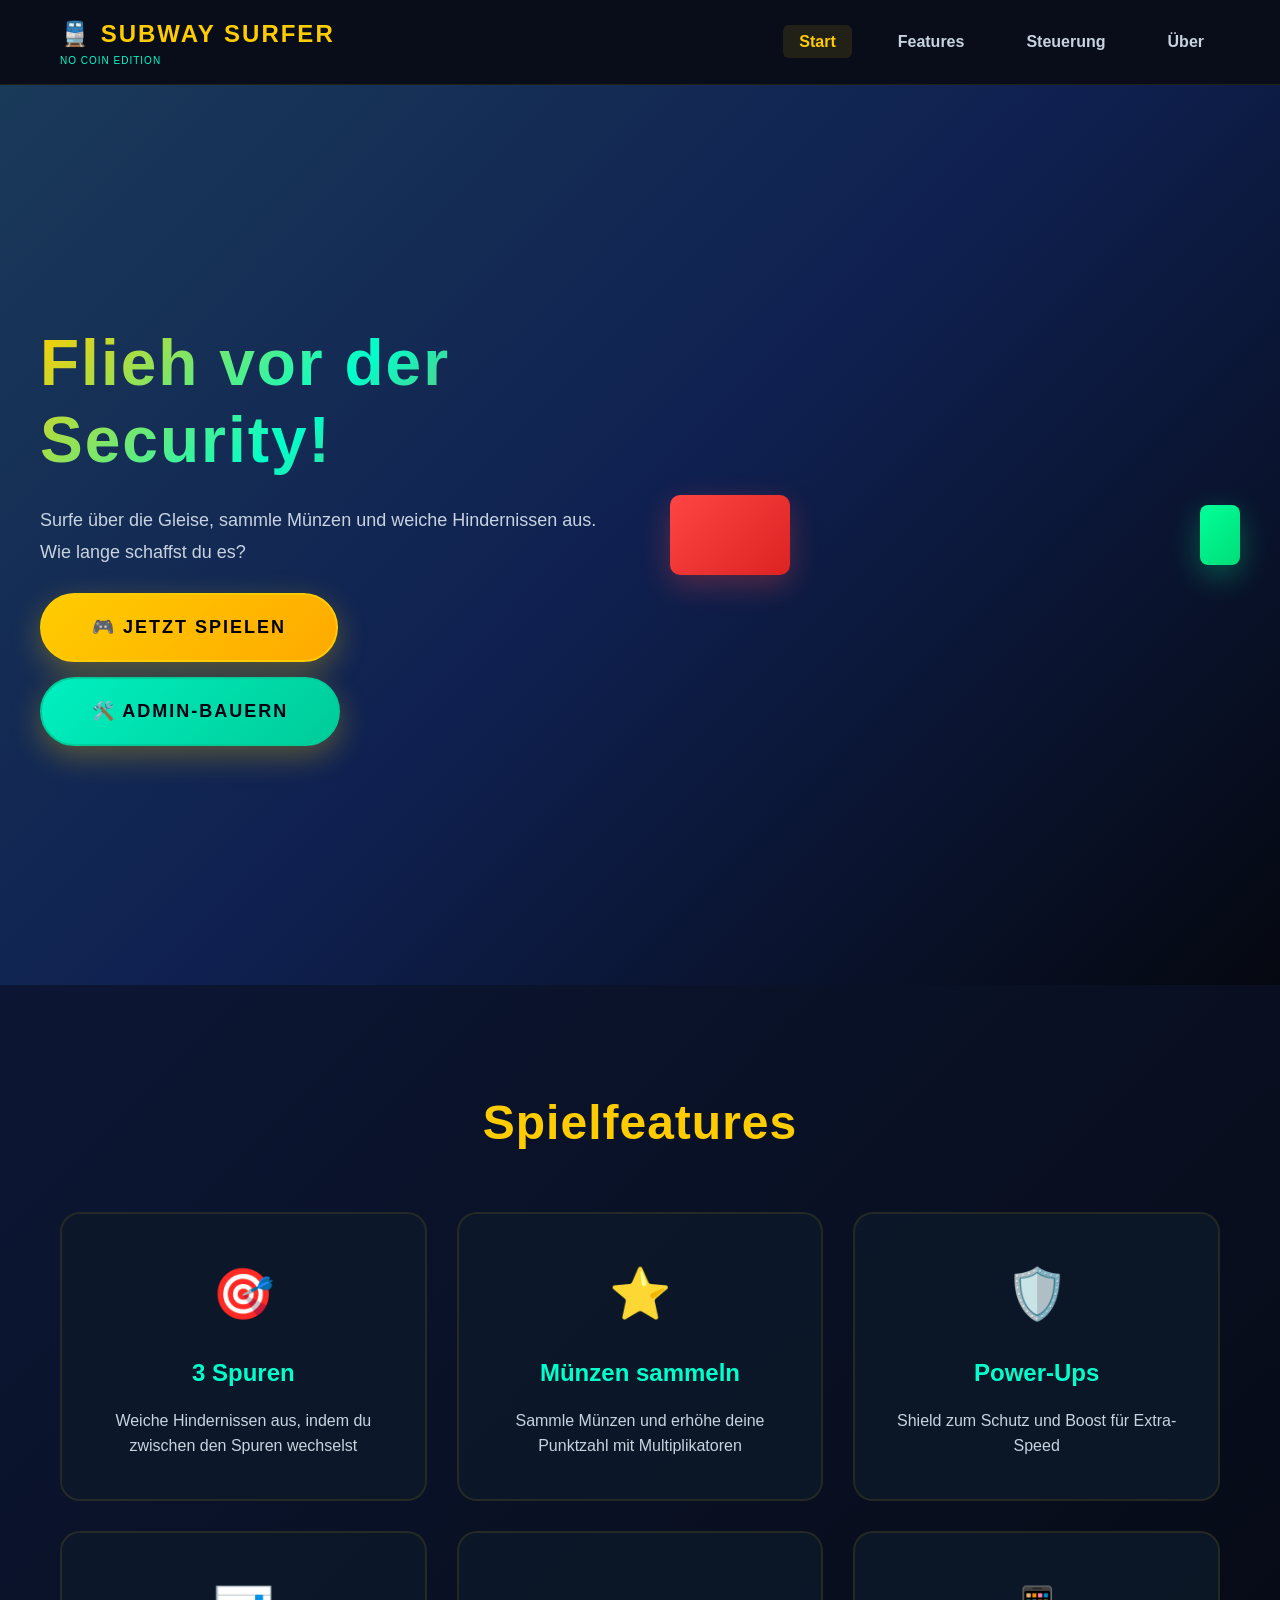
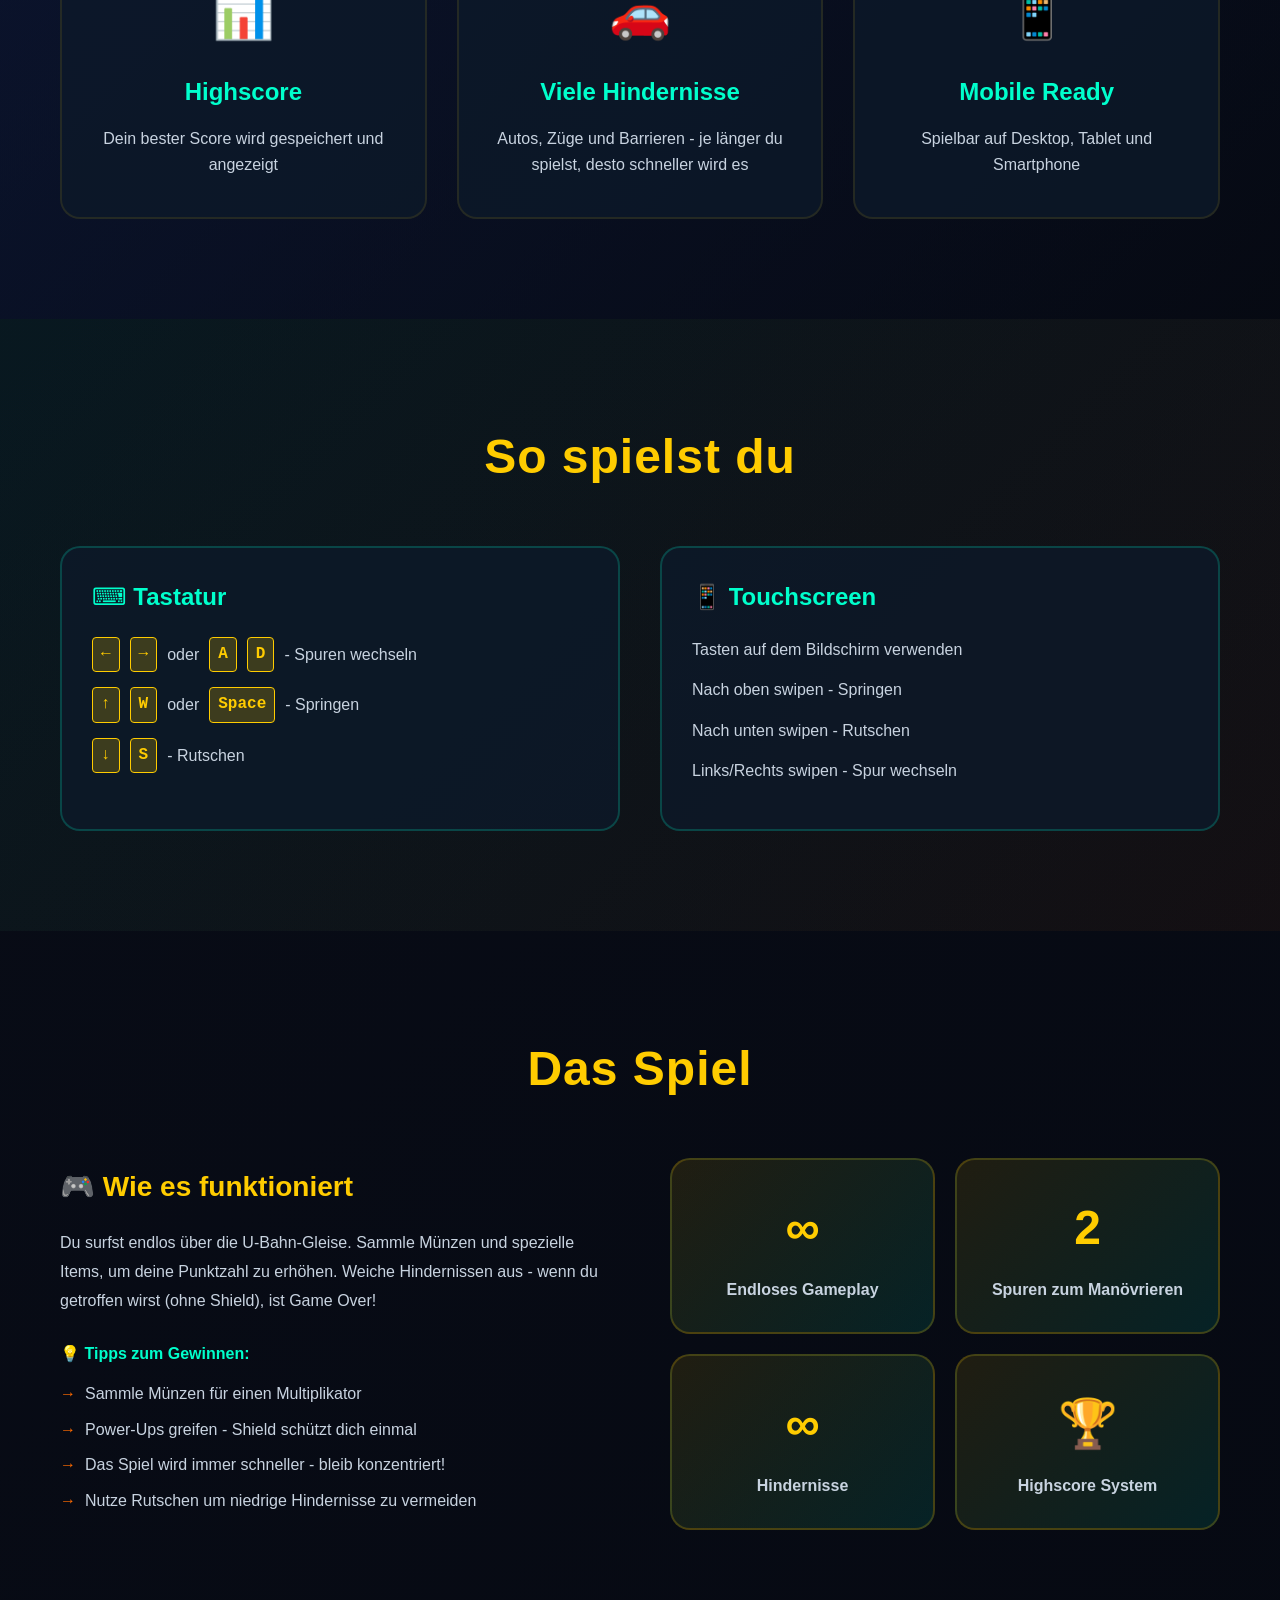
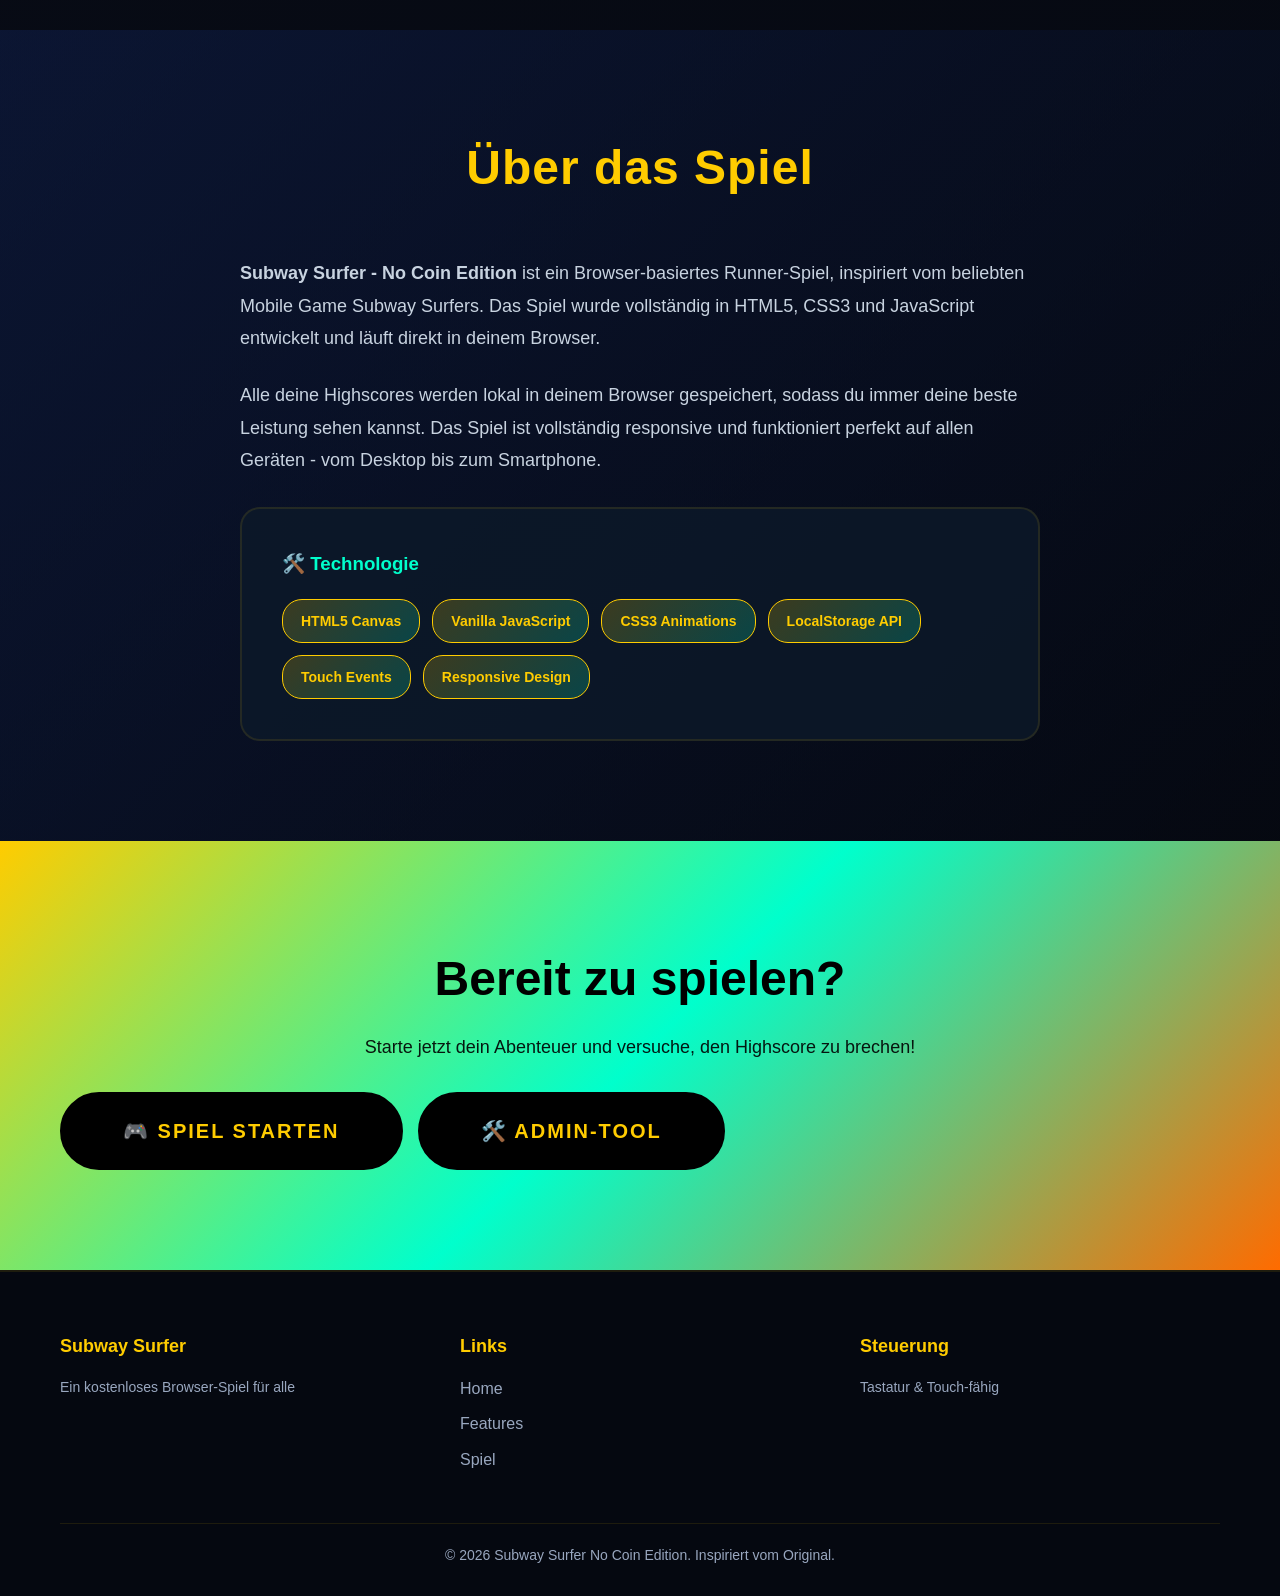
<file: index.html>
<!DOCTYPE html>
<html lang="de">
<head>
  <meta charset="UTF-8" />
  <meta name="viewport" content="width=device-width, initial-scale=1.0" />
  <title>Subway Surfer - No Coin Edition</title>
  <link rel="stylesheet" href="style.css" />
</head>
<body>
  <!-- Navigation -->
  <nav class="navbar">
    <div class="navbar-container">
      <div class="navbar-logo">
        <h1>🚆 SUBWAY SURFER</h1>
        <span class="tagline">No Coin Edition</span>
      </div>
      <ul class="nav-menu">
        <li><a href="#home">Start</a></li>
        <li><a href="#features">Features</a></li>
        <li><a href="#controls">Steuerung</a></li>
        <li><a href="#about">Über</a></li>
      </ul>
    </div>
  </nav>

  <!-- Hero Section -->
  <section class="hero" id="home">
    <div class="hero-container">
      <div class="hero-content">
        <h2 class="hero-title">Flieh vor der Security!</h2>
        <p class="hero-subtitle">Surfe über die Gleise, sammle Münzen und weiche Hindernissen aus. Wie lange schaffst du es?</p>
        <div class="hero-actions">
          <a href="game.html" class="btn-play">🎮 JETZT SPIELEN</a>
          <a href="admin.html" class="btn-play secondary">🛠️ ADMIN-BAUERN</a>
        </div>
      </div>
      <div class="hero-visual">
        <div class="hero-animation">
          <div class="train"></div>
          <div class="player"></div>
        </div>
      </div>
    </div>
  </section>

  <!-- Features Section -->
  <section class="features" id="features">
    <div class="container">
      <h2 class="section-title">Spielfeatures</h2>
      <div class="features-grid">
        <div class="feature-card">
          <div class="feature-icon">🎯</div>
          <h3>3 Spuren</h3>
          <p>Weiche Hindernissen aus, indem du zwischen den Spuren wechselst</p>
        </div>
        <div class="feature-card">
          <div class="feature-icon">⭐</div>
          <h3>Münzen sammeln</h3>
          <p>Sammle Münzen und erhöhe deine Punktzahl mit Multiplikatoren</p>
        </div>
        <div class="feature-card">
          <div class="feature-icon">🛡️</div>
          <h3>Power-Ups</h3>
          <p>Shield zum Schutz und Boost für Extra-Speed</p>
        </div>
        <div class="feature-card">
          <div class="feature-icon">📊</div>
          <h3>Highscore</h3>
          <p>Dein bester Score wird gespeichert und angezeigt</p>
        </div>
        <div class="feature-card">
          <div class="feature-icon">🚗</div>
          <h3>Viele Hindernisse</h3>
          <p>Autos, Züge und Barrieren - je länger du spielst, desto schneller wird es</p>
        </div>
        <div class="feature-card">
          <div class="feature-icon">📱</div>
          <h3>Mobile Ready</h3>
          <p>Spielbar auf Desktop, Tablet und Smartphone</p>
        </div>
      </div>
    </div>
  </section>

  <!-- Controls Section -->
  <section class="controls-section" id="controls">
    <div class="container">
      <h2 class="section-title">So spielst du</h2>
      <div class="controls-grid">
        <div class="control-item">
          <h3>⌨️ Tastatur</h3>
          <ul>
            <li><kbd>←</kbd> <kbd>→</kbd> oder <kbd>A</kbd> <kbd>D</kbd> - Spuren wechseln</li>
            <li><kbd>↑</kbd> <kbd>W</kbd> oder <kbd>Space</kbd> - Springen</li>
            <li><kbd>↓</kbd> <kbd>S</kbd> - Rutschen</li>
          </ul>
        </div>
        <div class="control-item">
          <h3>📱 Touchscreen</h3>
          <ul>
            <li>Tasten auf dem Bildschirm verwenden</li>
            <li>Nach oben swipen - Springen</li>
            <li>Nach unten swipen - Rutschen</li>
            <li>Links/Rechts swipen - Spur wechseln</li>
          </ul>
        </div>
      </div>
    </div>
  </section>

  <!-- Gameplay Section -->
  <section class="gameplay" id="gameplay">
    <div class="container">
      <h2 class="section-title">Das Spiel</h2>
      <div class="gameplay-content">
        <div class="gameplay-text">
          <h3>🎮 Wie es funktioniert</h3>
          <p>Du surfst endlos über die U-Bahn-Gleise. Sammle Münzen und spezielle Items, um deine Punktzahl zu erhöhen. Weiche Hindernissen aus - wenn du getroffen wirst (ohne Shield), ist Game Over!</p>
          <h4>💡 Tipps zum Gewinnen:</h4>
          <ul>
            <li>Sammle Münzen für einen Multiplikator</li>
            <li>Power-Ups greifen - Shield schützt dich einmal</li>
            <li>Das Spiel wird immer schneller - bleib konzentriert!</li>
            <li>Nutze Rutschen um niedrige Hindernisse zu vermeiden</li>
          </ul>
        </div>
        <div class="gameplay-stats">
          <div class="stat-box">
            <div class="stat-number">∞</div>
            <div class="stat-label">Endloses Gameplay</div>
          </div>
          <div class="stat-box">
            <div class="stat-number">3</div>
            <div class="stat-label">Spuren zum Manövrieren</div>
          </div>
          <div class="stat-box">
            <div class="stat-number">∞</div>
            <div class="stat-label">Hindernisse</div>
          </div>
          <div class="stat-box">
            <div class="stat-number">🏆</div>
            <div class="stat-label">Highscore System</div>
          </div>
        </div>
      </div>
    </div>
  </section>

  <!-- About Section -->
  <section class="about" id="about">
    <div class="container">
      <h2 class="section-title">Über das Spiel</h2>
      <div class="about-content">
        <p>
          <strong>Subway Surfer - No Coin Edition</strong> ist ein Browser-basiertes Runner-Spiel, inspiriert vom beliebten Mobile Game Subway Surfers. 
          Das Spiel wurde vollständig in HTML5, CSS3 und JavaScript entwickelt und läuft direkt in deinem Browser.
        </p>
        <p>
          Alle deine Highscores werden lokal in deinem Browser gespeichert, sodass du immer deine beste Leistung sehen kannst.
          Das Spiel ist vollständig responsive und funktioniert perfekt auf allen Geräten - vom Desktop bis zum Smartphone.
        </p>
        <div class="tech-stack">
          <h3>🛠️ Technologie</h3>
          <div class="tech-items">
            <span class="tech-item">HTML5 Canvas</span>
            <span class="tech-item">Vanilla JavaScript</span>
            <span class="tech-item">CSS3 Animations</span>
            <span class="tech-item">LocalStorage API</span>
            <span class="tech-item">Touch Events</span>
            <span class="tech-item">Responsive Design</span>
          </div>
        </div>
      </div>
    </div>
  </section>

  <!-- CTA Section -->
  <section class="cta">
    <div class="container">
      <h2>Bereit zu spielen?</h2>
      <p>Starte jetzt dein Abenteuer und versuche, den Highscore zu brechen!</p>
      <div class="cta-actions">
        <a href="game.html" class="btn-play-large">🎮 SPIEL STARTEN</a>
        <a href="admin.html" class="btn-play-large secondary">🛠️ ADMIN-TOOL</a>
      </div>
    </div>
  </section>

  <!-- Footer -->
  <footer class="footer">
    <div class="container">
      <div class="footer-content">
        <div class="footer-section">
          <h4>Subway Surfer</h4>
          <p>Ein kostenloses Browser-Spiel für alle</p>
        </div>
        <div class="footer-section">
          <h4>Links</h4>
          <ul>
            <li><a href="#home">Home</a></li>
            <li><a href="#features">Features</a></li>
            <li><a href="game.html">Spiel</a></li>
          </ul>
        </div>
        <div class="footer-section">
          <h4>Steuerung</h4>
          <p>Tastatur & Touch-fähig</p>
        </div>
      </div>
      <div class="footer-bottom">
        <p>&copy; 2026 Subway Surfer No Coin Edition. Inspiriert vom Original.</p>
      </div>
    </div>
  </footer>

  <script src="script.js"></script>
</body>
</html>
</file>
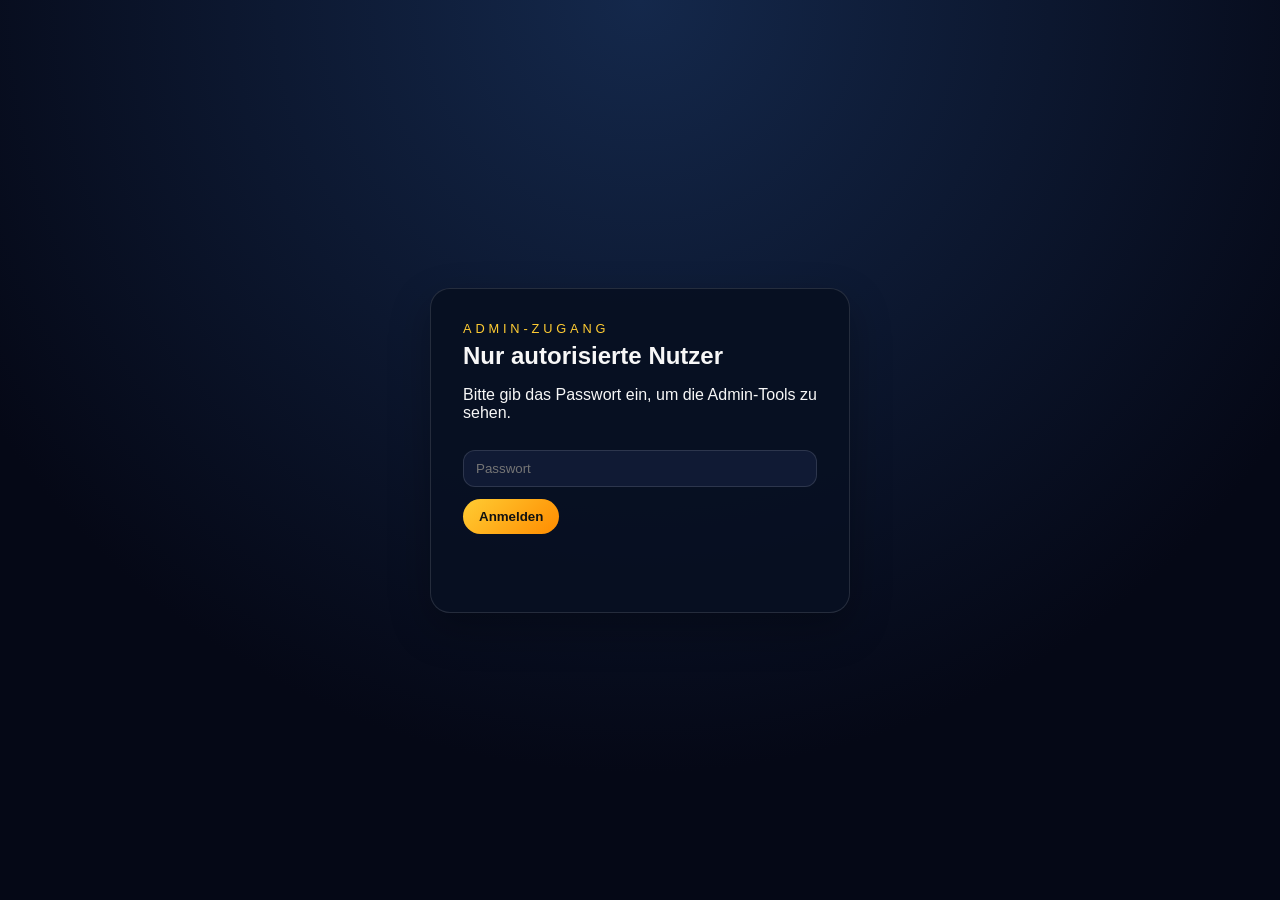
<file: admin.html>
<!DOCTYPE html>
<html lang="de">
  <head>
    <meta charset="UTF-8" />
    <meta name="viewport" content="width=device-width, initial-scale=1.0" />
    <title>Subway Surfer Admin</title>
    <link rel="stylesheet" href="admin.css" />
  </head>
  <body>
    <div id="authGate" class="auth-gate">
      <div class="auth-card">
        <p class="eyebrow">ADMIN-ZUGANG</p>
        <h2>Nur autorisierte Nutzer</h2>
        <p>Bitte gib das Passwort ein, um die Admin-Tools zu sehen.</p>
        <input id="adminPassword" type="password" placeholder="Passwort" />
        <button id="adminLoginBtn" class="btn primary">Anmelden</button>
        <p id="authMessage" class="auth-message"></p>
      </div>
    </div>

    <div id="adminContent" class="page-shell" hidden>
      <header class="topbar">
        <div>
          <p class="eyebrow">ADMIN-CONSOLE</p>
          <h1>Subway Surfer Builder</h1>
          <p class="subtitle">Baue das Spiel direkt weiter, sende Befehle und passe die Laufwelt an.</p>
        </div>
        <div class="topbar-actions">
          <a href="index.html" class="btn ghost">Startseite</a>
          <a href="game.html" class="btn primary">Zum Spiel</a>
          <button id="logoutBtn" class="btn action">Abmelden</button>
        </div>
      </header>

      <main class="dashboard">
        <section class="panel">
          <div class="panel-header">
            <h2>Befehle senden</h2>
            <span id="statusBadge" class="status-badge">Bereit</span>
          </div>

          <form id="commandForm" class="command-form">
            <label>
              Befehl
              <input id="commandInput" type="text" placeholder="z. B. spawn obstacle" />
            </label>
            <button type="submit" class="btn primary">Ausführen</button>
          </form>

          <div class="quick-actions">
            <button data-command="spawn obstacle" class="btn action">Hindernis spawnen</button>
            <button data-command="spawn coin" class="btn action">Münze spawnen</button>
            <button data-command="spawn shield" class="btn action">Shield geben</button>
            <button data-command="spawn boost" class="btn action">Boost geben</button>
            <button data-command="set speed 11" class="btn action">Speed +</button>
            <button data-command="add score 500" class="btn action">+500 Punkte</button>
            <button data-command="reset" class="btn action">Reset</button>
          </div>
        </section>

        <section class="panel">
          <div class="panel-header">
            <h2>Spiel-Einstellungen</h2>
          </div>

          <label class="slider-row">
            <span>Geschwindigkeit</span>
            <input id="speedSlider" type="range" min="5" max="20" value="8" />
            <strong id="speedValue">8</strong>
          </label>

          <label class="slider-row">
            <span>Schwierigkeit</span>
            <input id="difficultySlider" type="range" min="1" max="5" value="1" />
            <strong id="difficultyValue">1</strong>
          </label>

          <label class="slider-row">
            <span>Lane</span>
            <input id="laneSlider" type="range" min="0" max="2" value="1" />
            <strong id="laneValue">Mitte</strong>
          </label>

          <div class="builder-actions">
            <button id="applySettingsBtn" class="btn primary">Einstellungen anwenden</button>
          </div>
        </section>

        <section class="panel">
          <div class="panel-header">
            <h2>Nachricht senden</h2>
          </div>
          <form id="messageForm" class="message-form">
            <label>
              Nachricht an die Website
              <input id="messageInput" type="text" placeholder="z. B. Neues Update online!" />
            </label>
            <button type="submit" class="btn primary">Senden</button>
          </form>
          <div class="message-preview">
            <h3>Aktuelle Nachricht</h3>
            <p id="currentMessageText">Keine Nachricht gesendet.</p>
          </div>
        </section>

        <section class="panel full-width">
          <div class="panel-header">
            <h2>Letzte Befehle</h2>
          </div>
          <ul id="commandLog" class="command-log"></ul>
        </section>
      </main>
    </div>

    <script src="admin.js"></script>
  </body>
</html>
</file>
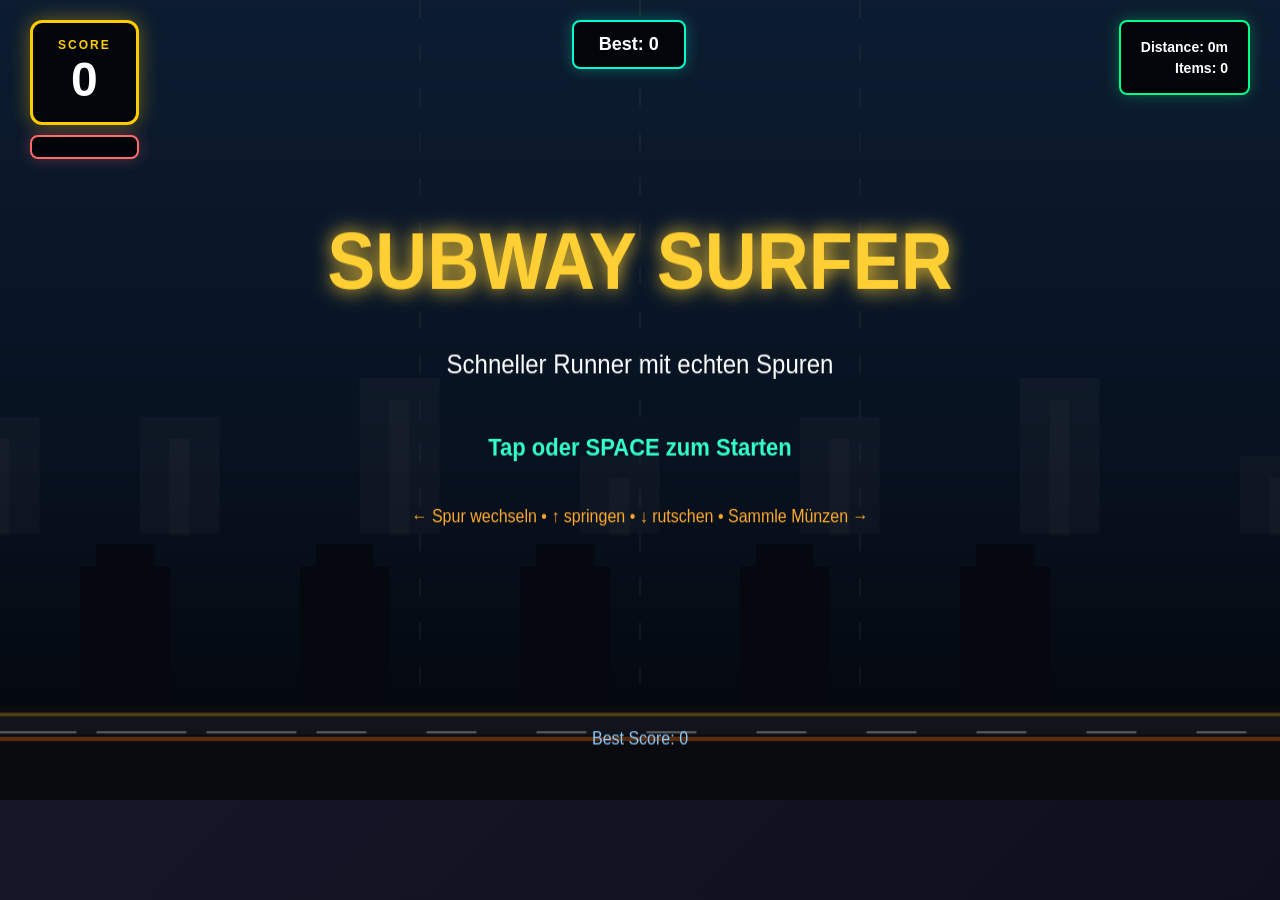
<file: game.html>
<!DOCTYPE html>
<html lang="de">
<head>
  <meta charset="UTF-8" />
  <meta name="viewport" content="width=device-width, initial-scale=1.0" />
  <title>Subway Surfer - No Coin Edition</title>
  <link rel="stylesheet" href="game.css" />
</head>
<body>
  <div class="game-container">
    <canvas id="gameCanvas" width="1280" height="720"></canvas>
    
    <div class="hud-wrapper">
      <div class="hud-left">
        <div class="score-display">
          <span class="label">SCORE</span>
          <span class="value" id="scoreValue">0</span>
        </div>
        <div class="multiplier" id="multiplierDisplay"></div>
      </div>
      
      <div class="hud-center">
        <div class="highscore">Best: <span id="highscoreValue">0</span></div>
      </div>
      
      <div class="hud-right">
        <div class="stats">
          <div>Distance: <span id="distanceValue">0</span>m</div>
          <div>Items: <span id="itemsValue">0</span></div>
        </div>
      </div>
    </div>

    <div class="game-over-screen" id="gameOverScreen">
      <div class="game-over-content">
        <h1>Game Over</h1>
        <div class="final-score">
          <p>Score: <span id="finalScore">0</span></p>
          <p>Distance: <span id="finalDistance">0</span>m</p>
        </div>
        <button id="restartButton" class="restart-btn">Play Again</button>
      </div>
    </div>

    <div class="mobile-controls">
      <button class="control-btn left" id="leftBtn">LEFT</button>
      <button class="control-btn jump" id="jumpBtn">JUMP</button>
      <button class="control-btn right" id="rightBtn">RIGHT</button>
    </div>
  </div>

  <script src="game.js"></script>
</body>
</html>
</file>
<file: style.css>
* {
  margin: 0;
  padding: 0;
  box-sizing: border-box;
}

:root {
  --primary: #ffcc00;
  --primary-dark: #ffaa00;
  --secondary: #00ffcc;
  --accent: #ff6b00;
  --dark-bg: #0a0e1a;
  --darker-bg: #050810;
  --card-bg: rgba(13, 25, 42, 0.8);
  --text-light: #c8d3e0;
  --text-muted: #99a7bf;
}

html {
  scroll-behavior: smooth;
}

body {
  font-family: 'Arial', system-ui, sans-serif;
  background: linear-gradient(135deg, var(--dark-bg) 0%, var(--darker-bg) 100%);
  color: #fff;
  line-height: 1.6;
  overflow-x: hidden;
}

/* ===== NAVIGATION ===== */
.navbar {
  position: sticky;
  top: 0;
  z-index: 1000;
  background: rgba(10, 14, 26, 0.95);
  backdrop-filter: blur(10px);
  border-bottom: 1px solid rgba(255, 204, 0, 0.1);
  padding: 15px 0;
}

.navbar-container {
  max-width: 1200px;
  margin: 0 auto;
  padding: 0 20px;
  display: flex;
  justify-content: space-between;
  align-items: center;
}

.navbar-logo {
  display: flex;
  flex-direction: column;
  align-items: flex-start;
}

.navbar-logo h1 {
  font-size: 24px;
  color: var(--primary);
  letter-spacing: 2px;
  font-weight: 900;
}

.navbar-logo .tagline {
  font-size: 10px;
  color: var(--secondary);
  letter-spacing: 1px;
  text-transform: uppercase;
}

.nav-menu {
  display: flex;
  list-style: none;
  gap: 30px;
}

.nav-menu a {
  color: var(--text-light);
  text-decoration: none;
  font-weight: bold;
  transition: all 0.3s ease;
  padding: 8px 16px;
  border-radius: 6px;
}

.nav-menu a:hover {
  color: var(--primary);
  background: rgba(255, 204, 0, 0.1);
  transform: translateY(-2px);
}

/* ===== HERO SECTION ===== */
.hero {
  min-height: 100vh;
  display: flex;
  align-items: center;
  justify-content: center;
  padding: 60px 20px;
  background: linear-gradient(135deg, #1a3a5a 0%, #0f2050 50%, #050810 100%);
  position: relative;
  overflow: hidden;
}

.hero-container {
  max-width: 1200px;
  margin: 0 auto;
  display: grid;
  grid-template-columns: 1fr 1fr;
  gap: 60px;
  align-items: center;
}

.hero-content {
  display: flex;
  flex-direction: column;
  gap: 25px;
}

.hero-title {
  font-size: clamp(2.5rem, 8vw, 4rem);
  background: linear-gradient(135deg, var(--primary) 0%, var(--secondary) 50%, var(--accent) 100%);
  -webkit-background-clip: text;
  -webkit-text-fill-color: transparent;
  background-clip: text;
  font-weight: 900;
  letter-spacing: 2px;
  line-height: 1.2;
}

.hero-subtitle {
  font-size: 18px;
  color: var(--text-light);
  line-height: 1.8;
}

.hero-actions,
.cta-actions {
  display: flex;
  flex-wrap: wrap;
  gap: 15px;
}

.btn-play {
  display: inline-block;
  background: linear-gradient(135deg, var(--primary) 0%, var(--primary-dark) 100%);
  color: #000;
  padding: 18px 50px;
  border-radius: 50px;
  text-decoration: none;
  font-size: 18px;
  font-weight: bold;
  letter-spacing: 2px;
  transition: all 0.3s ease;
  box-shadow: 0 10px 30px rgba(255, 204, 0, 0.3);
  width: fit-content;
  border: 2px solid var(--primary);
}

.btn-play:hover {
  transform: translateY(-5px);
  box-shadow: 0 15px 40px rgba(255, 204, 0, 0.5);
}

.btn-play.secondary {
  background: linear-gradient(135deg, #00f0c0 0%, #00cc99 100%);
  border-color: #00cc99;
  color: #001;
}

.btn-play.secondary:hover {
  box-shadow: 0 15px 40px rgba(0, 204, 153, 0.35);
}

.btn-play:active {
  transform: translateY(-2px);
}

.hero-visual {
  position: relative;
  height: 400px;
}

.hero-animation {
  position: relative;
  width: 100%;
  height: 100%;
  display: flex;
  align-items: center;
  justify-content: center;
  perspective: 1000px;
}

.train {
  width: 120px;
  height: 80px;
  background: linear-gradient(135deg, #ff4444 0%, #dd2222 100%);
  border-radius: 10px;
  position: absolute;
  left: 0;
  animation: trainMove 3s ease-in-out infinite;
  box-shadow: 0 10px 30px rgba(255, 68, 68, 0.3);
}

.player {
  width: 40px;
  height: 60px;
  background: linear-gradient(135deg, #00ff99 0%, #00dd77 100%);
  border-radius: 8px;
  position: absolute;
  right: 0;
  animation: playerJump 2s ease-in-out infinite;
  box-shadow: 0 10px 30px rgba(0, 255, 153, 0.3);
}

@keyframes trainMove {
  0% { left: -150px; }
  50% { left: 50%; }
  100% { left: 100%; }
}

@keyframes playerJump {
  0%, 100% { transform: translateY(0); }
  50% { transform: translateY(-50px); }
}

/* ===== CONTAINER ===== */
.container {
  max-width: 1200px;
  margin: 0 auto;
  padding: 0 20px;
}

.section-title {
  font-size: clamp(2rem, 5vw, 3rem);
  text-align: center;
  margin-bottom: 50px;
  color: var(--primary);
  letter-spacing: 1px;
  font-weight: 900;
}

/* ===== FEATURES SECTION ===== */
.features {
  padding: 100px 20px;
  background: linear-gradient(135deg, rgba(15, 32, 80, 0.5) 0%, rgba(5, 8, 16, 0.5) 100%);
}

.features-grid {
  display: grid;
  grid-template-columns: repeat(auto-fit, minmax(300px, 1fr));
  gap: 30px;
}

.feature-card {
  background: var(--card-bg);
  padding: 40px 30px;
  border-radius: 20px;
  border: 2px solid rgba(255, 204, 0, 0.1);
  transition: all 0.3s ease;
  text-align: center;
}

.feature-card:hover {
  transform: translateY(-10px);
  border-color: var(--primary);
  box-shadow: 0 20px 50px rgba(255, 204, 0, 0.15);
}

.feature-icon {
  font-size: 50px;
  margin-bottom: 20px;
  display: block;
}

.feature-card h3 {
  font-size: 24px;
  margin-bottom: 15px;
  color: var(--secondary);
}

.feature-card p {
  color: var(--text-light);
  font-size: 16px;
  line-height: 1.6;
}

/* ===== CONTROLS SECTION ===== */
.controls-section {
  padding: 100px 20px;
  background: linear-gradient(135deg, rgba(0, 255, 204, 0.05) 0%, rgba(255, 107, 0, 0.05) 100%);
}

.controls-grid {
  display: grid;
  grid-template-columns: repeat(auto-fit, minmax(350px, 1fr));
  gap: 40px;
}

.control-item {
  background: var(--card-bg);
  padding: 30px;
  border-radius: 20px;
  border: 2px solid rgba(0, 255, 204, 0.2);
}

.control-item h3 {
  font-size: 24px;
  color: var(--secondary);
  margin-bottom: 20px;
}

.control-item ul {
  list-style: none;
}

.control-item li {
  margin-bottom: 15px;
  color: var(--text-light);
  font-size: 16px;
  display: flex;
  align-items: center;
  gap: 10px;
}

kbd {
  background: rgba(255, 204, 0, 0.2);
  color: var(--primary);
  padding: 4px 8px;
  border-radius: 4px;
  border: 1px solid var(--primary);
  font-family: monospace;
  font-weight: bold;
}

/* ===== GAMEPLAY SECTION ===== */
.gameplay {
  padding: 100px 20px;
}

.gameplay-content {
  display: grid;
  grid-template-columns: 1fr 1fr;
  gap: 60px;
  align-items: center;
}

.gameplay-text h3 {
  font-size: 28px;
  color: var(--primary);
  margin-bottom: 20px;
}

.gameplay-text p {
  color: var(--text-light);
  margin-bottom: 15px;
  font-size: 16px;
  line-height: 1.8;
}

.gameplay-text h4 {
  color: var(--secondary);
  margin-top: 25px;
  margin-bottom: 15px;
}

.gameplay-text ul {
  list-style: none;
  margin-left: 0;
}

.gameplay-text li {
  color: var(--text-light);
  margin-bottom: 10px;
  padding-left: 25px;
  position: relative;
}

.gameplay-text li:before {
  content: "→";
  position: absolute;
  left: 0;
  color: var(--accent);
  font-weight: bold;
}

.gameplay-stats {
  display: grid;
  grid-template-columns: 1fr 1fr;
  gap: 20px;
}

.stat-box {
  background: linear-gradient(135deg, rgba(255, 204, 0, 0.1) 0%, rgba(0, 255, 204, 0.1) 100%);
  padding: 30px 20px;
  border-radius: 20px;
  border: 2px solid rgba(255, 204, 0, 0.2);
  text-align: center;
  transition: all 0.3s ease;
}

.stat-box:hover {
  transform: scale(1.05);
  border-color: var(--primary);
}

.stat-number {
  font-size: 48px;
  font-weight: 900;
  color: var(--primary);
  margin-bottom: 10px;
}

.stat-label {
  color: var(--text-light);
  font-weight: bold;
}

/* ===== ABOUT SECTION ===== */
.about {
  padding: 100px 20px;
  background: linear-gradient(135deg, rgba(15, 32, 80, 0.5) 0%, rgba(5, 8, 16, 0.5) 100%);
}

.about-content {
  max-width: 800px;
  margin: 0 auto;
}

.about-content p {
  color: var(--text-light);
  font-size: 18px;
  margin-bottom: 25px;
  line-height: 1.8;
}

.tech-stack {
  background: var(--card-bg);
  padding: 40px;
  border-radius: 20px;
  border: 2px solid rgba(255, 204, 0, 0.1);
  margin-top: 30px;
}

.tech-stack h3 {
  color: var(--secondary);
  margin-bottom: 20px;
}

.tech-items {
  display: flex;
  flex-wrap: wrap;
  gap: 12px;
}

.tech-item {
  background: linear-gradient(135deg, rgba(255, 204, 0, 0.2) 0%, rgba(0, 255, 204, 0.2) 100%);
  color: var(--primary);
  padding: 10px 18px;
  border-radius: 20px;
  border: 1px solid var(--primary);
  font-weight: bold;
  font-size: 14px;
}

/* ===== CTA SECTION ===== */
.cta {
  padding: 100px 20px;
  text-align: center;
  background: linear-gradient(135deg, var(--primary) 0%, var(--secondary) 50%, var(--accent) 100%);
}

.cta h2 {
  font-size: clamp(2rem, 5vw, 3rem);
  color: #000;
  margin-bottom: 15px;
  font-weight: 900;
}

.cta p {
  font-size: 18px;
  color: #000;
  margin-bottom: 30px;
  opacity: 0.9;
}

.btn-play-large {
  display: inline-block;
  background: #000;
  color: var(--primary);
  padding: 20px 60px;
  border-radius: 50px;
  text-decoration: none;
  font-size: 20px;
  font-weight: 900;
  letter-spacing: 2px;
  transition: all 0.3s ease;
  border: 3px solid #000;
}

.btn-play-large:hover {
  transform: scale(1.1);
  box-shadow: 0 15px 40px rgba(0, 0, 0, 0.3);
}

/* ===== FOOTER ===== */
.footer {
  background: var(--darker-bg);
  border-top: 2px solid rgba(255, 204, 0, 0.1);
  padding: 60px 20px 30px;
}

.footer-content {
  max-width: 1200px;
  margin: 0 auto 40px;
  display: grid;
  grid-template-columns: repeat(auto-fit, minmax(250px, 1fr));
  gap: 40px;
}

.footer-section h4 {
  color: var(--primary);
  margin-bottom: 15px;
  font-size: 18px;
}

.footer-section p {
  color: var(--text-muted);
  font-size: 14px;
}

.footer-section ul {
  list-style: none;
}

.footer-section li {
  margin-bottom: 10px;
}

.footer-section a {
  color: var(--text-muted);
  text-decoration: none;
  transition: all 0.3s ease;
}

.footer-section a:hover {
  color: var(--primary);
  transform: translateX(5px);
}

.footer-bottom {
  text-align: center;
  padding-top: 20px;
  border-top: 1px solid rgba(255, 204, 0, 0.1);
  color: var(--text-muted);
  font-size: 14px;
}

/* ===== RESPONSIVE ===== */
@media (max-width: 768px) {
  .nav-menu {
    gap: 15px;
    font-size: 14px;
  }

  .nav-menu a {
    padding: 6px 12px;
  }

  .hero-container {
    grid-template-columns: 1fr;
    gap: 30px;
  }

  .hero-visual {
    height: 300px;
  }

  .gameplay-content {
    grid-template-columns: 1fr;
    gap: 40px;
  }

  .gameplay-stats {
    grid-template-columns: 1fr;
  }

  .features-grid {
    grid-template-columns: 1fr;
  }

  .controls-grid {
    grid-template-columns: 1fr;
  }

  .btn-play {
    padding: 15px 40px;
    font-size: 16px;
  }

  .section-title {
    font-size: 24px;
    margin-bottom: 30px;
  }

  .feature-card {
    padding: 30px 20px;
  }

  .tech-items {
    justify-content: center;
  }
}

@media (max-width: 480px) {
  .navbar-container {
    flex-direction: column;
    gap: 15px;
  }

  .nav-menu {
    flex-wrap: wrap;
    justify-content: center;
    gap: 10px;
    width: 100%;
  }

  .hero {
    padding: 40px 15px;
    min-height: auto;
  }

  .hero-title {
    font-size: 2rem;
  }

  .hero-subtitle {
    font-size: 14px;
  }

  .hero-visual {
    height: 200px;
  }

  .btn-play {
    width: 100%;
    text-align: center;
  }

  .gameplay-text h3 {
    font-size: 20px;
  }

  .stat-number {
    font-size: 32px;
  }
}
</file>
<file: admin.css>
:root {
  color-scheme: dark;
  font-family: Arial, sans-serif;
  background: #050816;
  color: #f7f7f7;
}

* { box-sizing: border-box; }
body {
  margin: 0;
  background: radial-gradient(circle at top, #14284b, #050816 70%);
  min-height: 100vh;
}

.page-shell { padding: 24px; max-width: 1300px; margin: 0 auto; }
.topbar {
  display: flex; justify-content: space-between; align-items: center; gap: 16px;
  background: rgba(11, 19, 39, 0.92);
  border: 1px solid rgba(255,255,255,0.12);
  border-radius: 20px;
  padding: 24px 28px;
  box-shadow: 0 12px 32px rgba(0,0,0,0.28);
}
.eyebrow { text-transform: uppercase; letter-spacing: 0.3em; color: #ffcc33; font-size: 0.8rem; margin: 0 0 6px; }
h1 { margin: 0; font-size: 2rem; }
.subtitle { margin: 6px 0 0; color: #8fb8ff; }
.topbar-actions, .builder-actions, .quick-actions { display: flex; flex-wrap: wrap; gap: 10px; }
.btn {
  border: none; border-radius: 999px; padding: 10px 16px; cursor: pointer; text-decoration: none; color: #fff; font-weight: 700;
}
.btn.primary { background: linear-gradient(135deg, #ffcc33, #ff8c00); color: #111; }
.btn.ghost { background: rgba(255,255,255,0.08); }
.btn.action { background: rgba(255,255,255,0.08); }
.dashboard { display: grid; grid-template-columns: 1.2fr 1fr; gap: 20px; margin-top: 20px; }
.panel {
  background: rgba(8, 16, 34, 0.92);
  border: 1px solid rgba(255,255,255,0.12);
  border-radius: 18px; padding: 20px;
  box-shadow: 0 10px 26px rgba(0,0,0,0.25);
}
.panel.full-width { grid-column: 1 / -1; }
.panel-header { display: flex; justify-content: space-between; align-items: center; margin-bottom: 16px; }
.status-badge { background: rgba(51,255,204,0.15); color: #33ffcc; padding: 6px 10px; border-radius: 999px; font-size: 0.85rem; }
.command-form { display: flex; gap: 10px; margin-bottom: 12px; flex-wrap: wrap; }
.command-form label { flex: 1; display: flex; flex-direction: column; gap: 6px; font-weight: 700; }
.command-form input, .slider-row input[type="range"] { width: 100%; }
.command-form input {
  background: #101a34; border: 1px solid rgba(255,255,255,0.12); border-radius: 12px; padding: 10px 12px; color: #fff;
}
.slider-row { display: grid; grid-template-columns: 100px 1fr 48px; align-items: center; gap: 12px; margin-bottom: 12px; }
.command-log { list-style: none; margin: 0; padding: 0; display: flex; flex-direction: column; gap: 8px; }
.command-log li { background: rgba(255,255,255,0.06); border-radius: 12px; padding: 10px 12px; }
.auth-gate { min-height: 100vh; display: grid; place-items: center; padding: 24px; }
.auth-card { background: rgba(8, 16, 34, 0.95); border: 1px solid rgba(255,255,255,0.12); border-radius: 20px; padding: 32px; max-width: 420px; width: 100%; box-shadow: 0 16px 40px rgba(0,0,0,0.28); }
.auth-card h2 { margin: 0 0 10px; }
.auth-card input { width: 100%; margin: 12px 0; padding: 10px 12px; border-radius: 12px; border: 1px solid rgba(255,255,255,0.12); background: #101a34; color: #fff; }
.auth-message { min-height: 22px; color: #ff6b6b; margin-top: 8px; }
.message-form { display: flex; gap: 10px; flex-wrap: wrap; margin-bottom: 12px; }
.message-form label { flex: 1; display: flex; flex-direction: column; gap: 6px; font-weight: 700; }
.message-form input { width: 100%; background: #101a34; border: 1px solid rgba(255,255,255,0.12); border-radius: 12px; padding: 10px 12px; color: #fff; }
.message-preview { background: rgba(255,255,255,0.06); border-radius: 12px; padding: 12px 14px; }
.message-preview h3 { margin: 0 0 6px; color: #33ffcc; }
.message-preview p { margin: 0; color: #f7f7f7; }
@media (max-width: 900px) { .dashboard { grid-template-columns: 1fr; } .topbar { flex-direction: column; align-items: flex-start; } }
</file>
<file: game.css>
* {
  margin: 0;
  padding: 0;
  box-sizing: border-box;
}

body {
  font-family: 'Arial', sans-serif;
  background: #000;
  color: #fff;
  overflow: hidden;
}

.game-container {
  width: 100vw;
  height: 100vh;
  display: flex;
  flex-direction: column;
  background: linear-gradient(135deg, #1a1a2e 0%, #0f0f1e 100%);
  position: relative;
}

canvas {
  display: block;
  width: 100%;
  height: auto;
  max-height: calc(100vh - 100px);
  background: linear-gradient(180deg, #1a3a6a 0%, #0f2050 50%, #000a20 100%);
  flex-grow: 1;
  touch-action: none;
}

.hud-wrapper {
  position: absolute;
  top: 20px;
  left: 0;
  right: 0;
  display: flex;
  justify-content: space-between;
  padding: 0 30px;
  pointer-events: none;
  z-index: 10;
  gap: 20px;
}

.hud-left, .hud-center, .hud-right {
  display: flex;
  flex-direction: column;
  gap: 10px;
}

.score-display {
  background: rgba(0, 0, 0, 0.8);
  padding: 15px 25px;
  border-radius: 12px;
  text-align: center;
  border: 3px solid #ffcc00;
  box-shadow: 0 0 20px rgba(255, 204, 0, 0.4);
}

.score-display .label {
  display: block;
  font-size: 12px;
  color: #ffcc00;
  letter-spacing: 2px;
  font-weight: bold;
}

.score-display .value {
  display: block;
  font-size: 48px;
  font-weight: bold;
  color: #fff;
}

.multiplier {
  background: rgba(0, 0, 0, 0.8);
  padding: 10px 15px;
  border-radius: 8px;
  color: #ff6b6b;
  font-weight: bold;
  font-size: 16px;
  border: 2px solid #ff6b6b;
  text-align: center;
  box-shadow: 0 0 15px rgba(255, 107, 107, 0.3);
}

.highscore {
  background: rgba(0, 0, 0, 0.8);
  padding: 12px 25px;
  border-radius: 8px;
  font-size: 18px;
  border: 2px solid #00ffcc;
  font-weight: bold;
  box-shadow: 0 0 15px rgba(0, 255, 204, 0.3);
}

.stats {
  background: rgba(0, 0, 0, 0.8);
  padding: 12px 20px;
  border-radius: 8px;
  font-size: 14px;
  text-align: right;
  border: 2px solid #00ff88;
  box-shadow: 0 0 15px rgba(0, 255, 136, 0.3);
}

.stats div {
  margin: 5px 0;
  font-weight: bold;
}

.game-over-screen {
  position: absolute;
  inset: 0;
  background: rgba(0, 0, 0, 0.95);
  display: none;
  flex-direction: column;
  align-items: center;
  justify-content: center;
  z-index: 100;
  backdrop-filter: blur(5px);
}

.game-over-screen.active {
  display: flex;
}

.game-over-content {
  text-align: center;
  animation: slideIn 0.5s ease-out;
}

@keyframes slideIn {
  from {
    transform: scale(0.8);
    opacity: 0;
  }
  to {
    transform: scale(1);
    opacity: 1;
  }
}

.game-over-content h1 {
  font-size: 80px;
  color: #ff4444;
  margin-bottom: 30px;
  text-shadow: 0 4px 20px rgba(255, 68, 68, 0.5);
  font-weight: 900;
}

.final-score {
  background: rgba(255, 255, 255, 0.1);
  padding: 40px;
  border-radius: 12px;
  margin-bottom: 40px;
  border: 3px solid #ffcc00;
  box-shadow: inset 0 0 20px rgba(255, 204, 0, 0.2);
}

.final-score p {
  font-size: 32px;
  margin: 15px 0;
  font-weight: bold;
  color: #ffcc00;
}

.restart-btn {
  background: linear-gradient(135deg, #ffcc00 0%, #ffaa00 100%);
  color: #000;
  border: none;
  padding: 18px 60px;
  font-size: 28px;
  font-weight: bold;
  border-radius: 12px;
  cursor: pointer;
  transition: all 0.3s ease;
  box-shadow: 0 8px 25px rgba(255, 204, 0, 0.4);
  text-transform: uppercase;
  letter-spacing: 2px;
}

.restart-btn:hover {
  transform: scale(1.08);
  box-shadow: 0 12px 35px rgba(255, 204, 0, 0.6);
}

.restart-btn:active {
  transform: scale(0.96);
}

.mobile-controls {
  display: none;
  gap: 10px;
  padding: 15px;
  justify-content: center;
  flex-wrap: wrap;
  background: rgba(0, 0, 0, 0.5);
}

.control-btn {
  padding: 15px 25px;
  font-size: 14px;
  font-weight: bold;
  border: none;
  border-radius: 8px;
  cursor: pointer;
  transition: all 0.1s ease;
  flex: 1;
  min-width: 70px;
  text-transform: uppercase;
  letter-spacing: 1px;
}

.control-btn.left {
  background: linear-gradient(135deg, #3366ff 0%, #1144cc 100%);
  color: white;
  box-shadow: 0 4px 15px rgba(51, 102, 255, 0.4);
}

.control-btn.right {
  background: linear-gradient(135deg, #3366ff 0%, #1144cc 100%);
  color: white;
  box-shadow: 0 4px 15px rgba(51, 102, 255, 0.4);
}

.control-btn.jump {
  background: linear-gradient(135deg, #ff6b00 0%, #dd4400 100%);
  color: white;
  box-shadow: 0 4px 15px rgba(255, 107, 0, 0.4);
}

.control-btn:active {
  transform: scale(0.95);
  box-shadow: 0 4px 8px rgba(0, 0, 0, 0.5) inset;
}

@media (max-width: 768px) {
  .mobile-controls {
    display: flex;
  }

  .hud-wrapper {
    flex-direction: column;
    gap: 8px;
    padding: 10px 15px;
    top: 5px;
  }

  .hud-left, .hud-center, .hud-right {
    flex-direction: row;
    gap: 5px;
    justify-content: center;
  }

  .score-display {
    padding: 10px 15px;
  }

  .score-display .label {
    font-size: 10px;
  }

  .score-display .value {
    font-size: 32px;
  }

  .multiplier {
    font-size: 12px;
    padding: 8px 12px;
  }

  .highscore, .stats {
    padding: 8px 12px;
    font-size: 12px;
  }

  canvas {
    max-height: calc(100vh - 180px);
  }

  .game-over-content h1 {
    font-size: 48px;
  }

  .final-score {
    padding: 25px;
  }

  .final-score p {
    font-size: 20px;
  }

  .restart-btn {
    padding: 12px 40px;
    font-size: 18px;
  }
}
</file>
